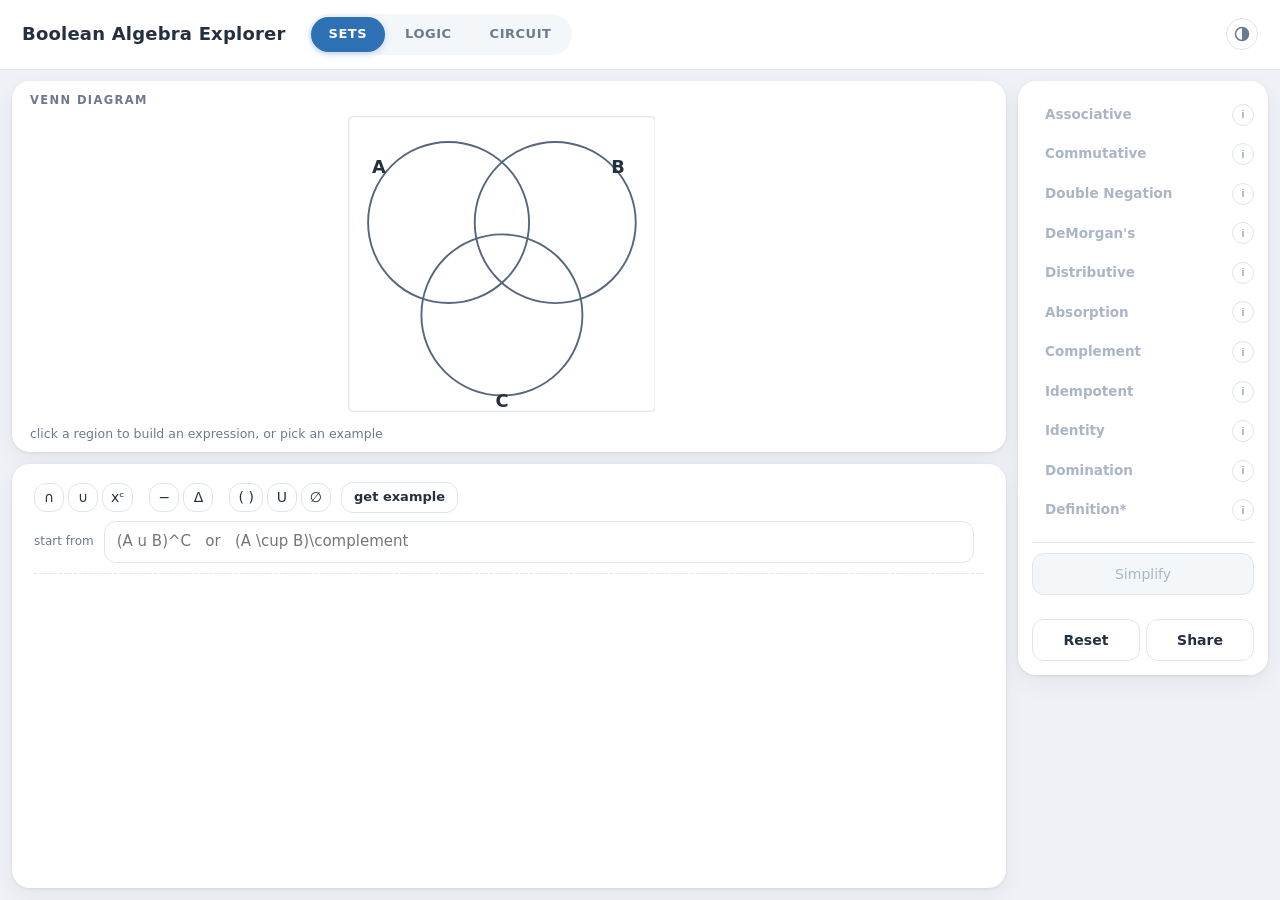
<file: docs/index.html>
<!doctype html>
<html lang="en">
<head>
<meta charset="utf-8">
<meta name="viewport" content="width=device-width,initial-scale=1">
<title>Boolean Algebra Explorer — CS1800</title>
<!-- Before the stylesheet, so the page never paints the wrong palette
     and then flips. Same rule as js/theme.js -- a stored choice, else
     the system -- and the same key string; change one, change both. -->
<script>
(function () {
  var v = null;
  try { v = localStorage.getItem('ba-theme'); } catch (e) { /* file:// */ }
  if (v !== 'dark' && v !== 'light') {
    v = matchMedia('(prefers-color-scheme: dark)').matches ? 'dark' : 'light';
  }
  document.documentElement.dataset.theme = v;
})();
</script>
<link rel="stylesheet" href="./style.css">
</head>
<body>
<div class="topbar">
<header>
  <h1>Boolean Algebra Explorer</h1>
  <div class="modes" id="modeToggle" role="tablist" aria-label="view">
    <button data-mode="sets" role="tab">SETS</button>
    <button data-mode="logic" role="tab">LOGIC</button>
    <button data-mode="circuit" role="tab">CIRCUIT</button>
  </div>
  <button id="themeToggle" class="themebtn" type="button"
          aria-label="dark mode" aria-pressed="false" title="dark mode">
    <svg viewBox="0 0 16 16" aria-hidden="true" focusable="false">
      <circle cx="8" cy="8" r="6.5" fill="none" stroke="currentColor"
              stroke-width="1.5"/>
      <path d="M8 1.5a6.5 6.5 0 0 1 0 13z" fill="currentColor"/>
    </svg>
  </button>
</header>
</div>

<main>
  <section class="viewer" id="viewer" aria-label="viewer"></section>

  <section class="expression" id="expression" aria-label="expression">
    <div class="entry">
      <div class="toolrow">
        <div class="oppad" id="opPad"></div>
        <button id="examplesBtn" class="ghost">get example</button>
        <span class="barright" id="exprExport"></span>
      </div>
      <div class="entryrow">
        <label for="src">start from</label>
        <input id="src" spellcheck="false" autocomplete="off"
               placeholder="(A u B)^C   or   (A \cup B)\complement">
        <span class="err" id="srcErr"></span>
      </div>
    </div>
    <div class="lines" id="lines"></div>
  </section>

  <aside class="algebra" aria-label="algebra">
    <div class="rules" id="rules"></div>
    <div class="actions">
      <button id="simplify" class="primary">Simplify</button>
      <div id="simpNote" class="note"></div>
      <div class="hintrow">
        <button id="reset" class="ghost">Reset</button>
        <button id="share" class="ghost">Share</button>
      </div>
    </div>
  </aside>
</main>

<div id="overlay" class="overlay" hidden></div>
<div id="toast" class="toast" hidden></div>

<script type="module" src="./js/app.js"></script>
</body>
</html>
</file>
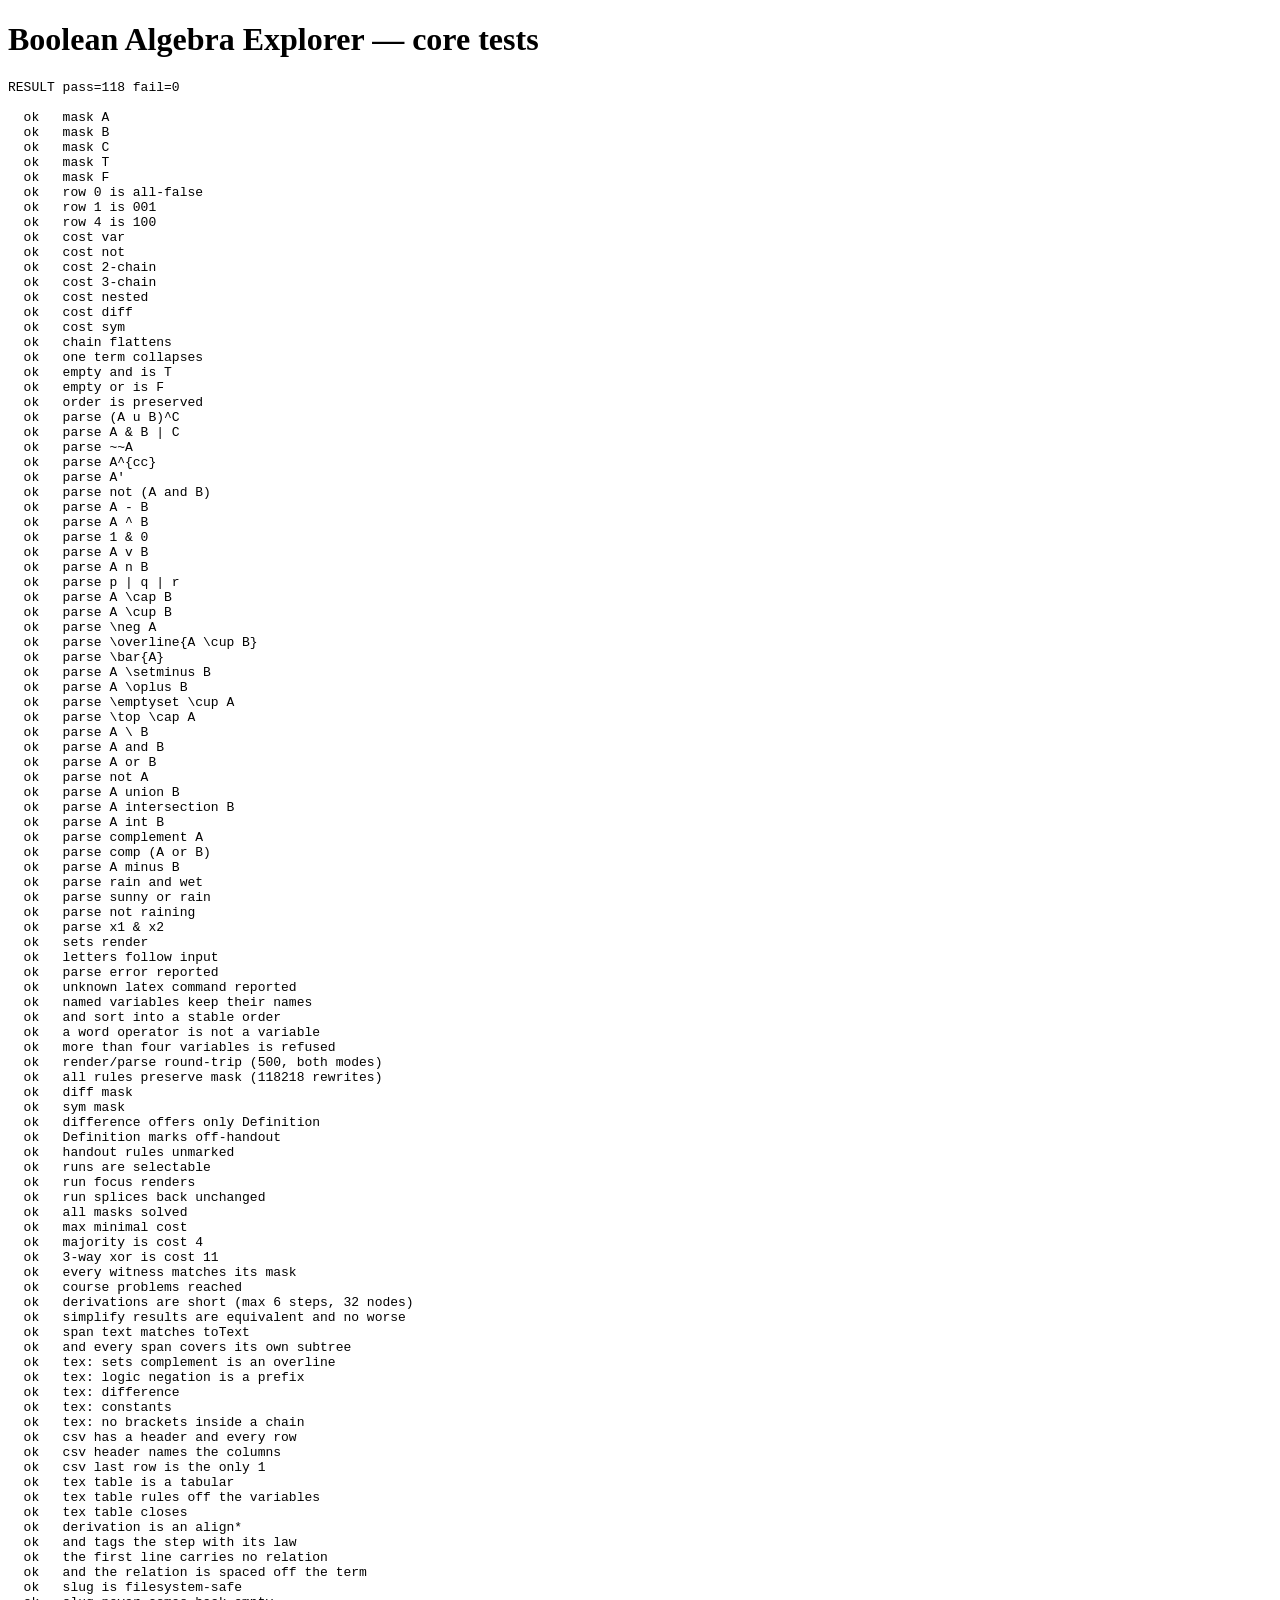
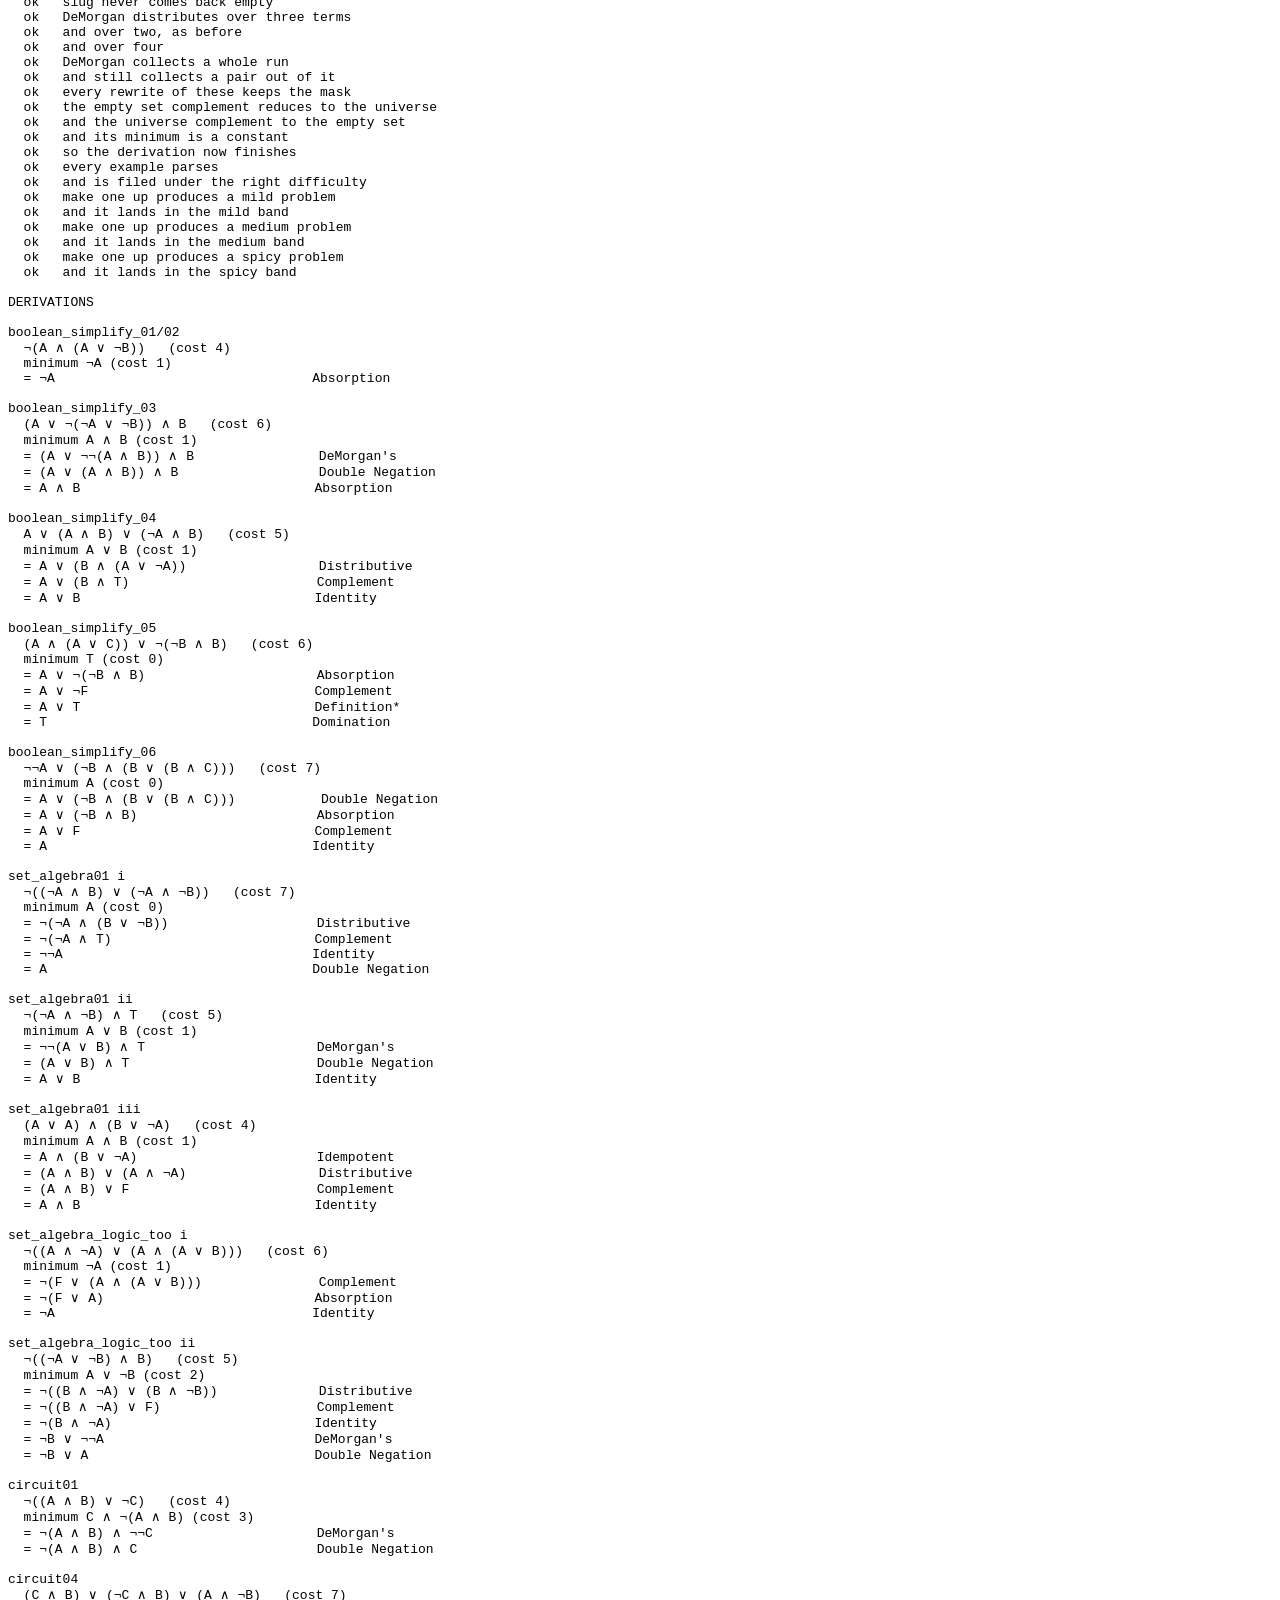
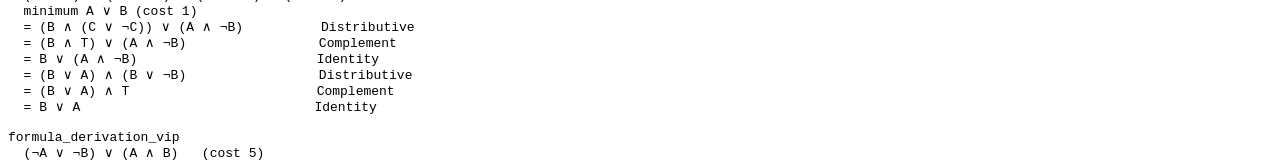
<file: docs/test.html>
<!doctype html>
<meta charset="utf-8">
<title>tests</title>
<h1>Boolean Algebra Explorer — core tests</h1>
<pre id="out">running…</pre>
<script>
window.addEventListener('error', (e) => {
  document.getElementById('out').textContent =
    'RESULT pass=0 fail=1\nUNCAUGHT ' + (e.message || e.error) +
    '\n  at ' + (e.filename || '?') + ':' + e.lineno + ':' + e.colno +
    '\n' + ((e.error && e.error.stack) || '');
  document.title = 'UNCAUGHT';
});
window.addEventListener('unhandledrejection', (e) => {
  document.getElementById('out').textContent = 'RESULT pass=0 fail=1\nREJECT ' + e.reason;
});
</script>
<script type="module" src="./js/tests.js"></script>
</file>
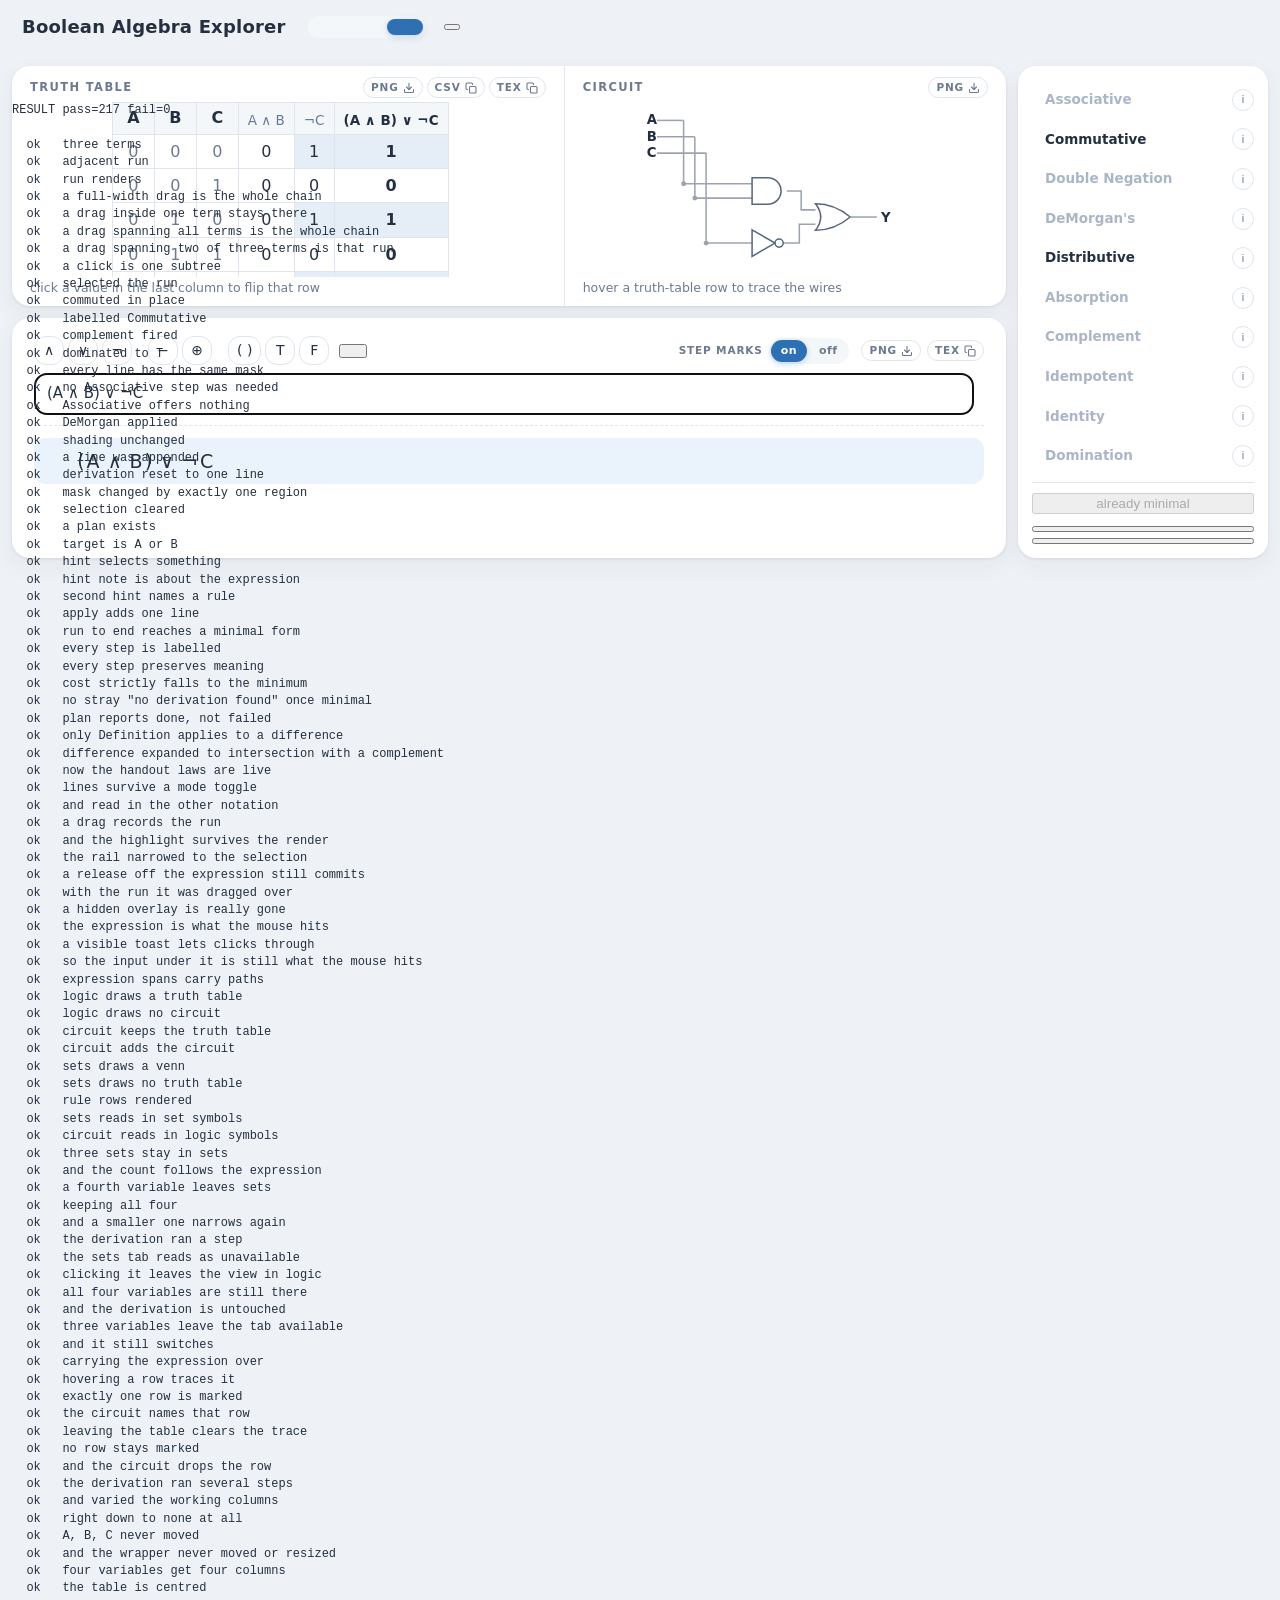
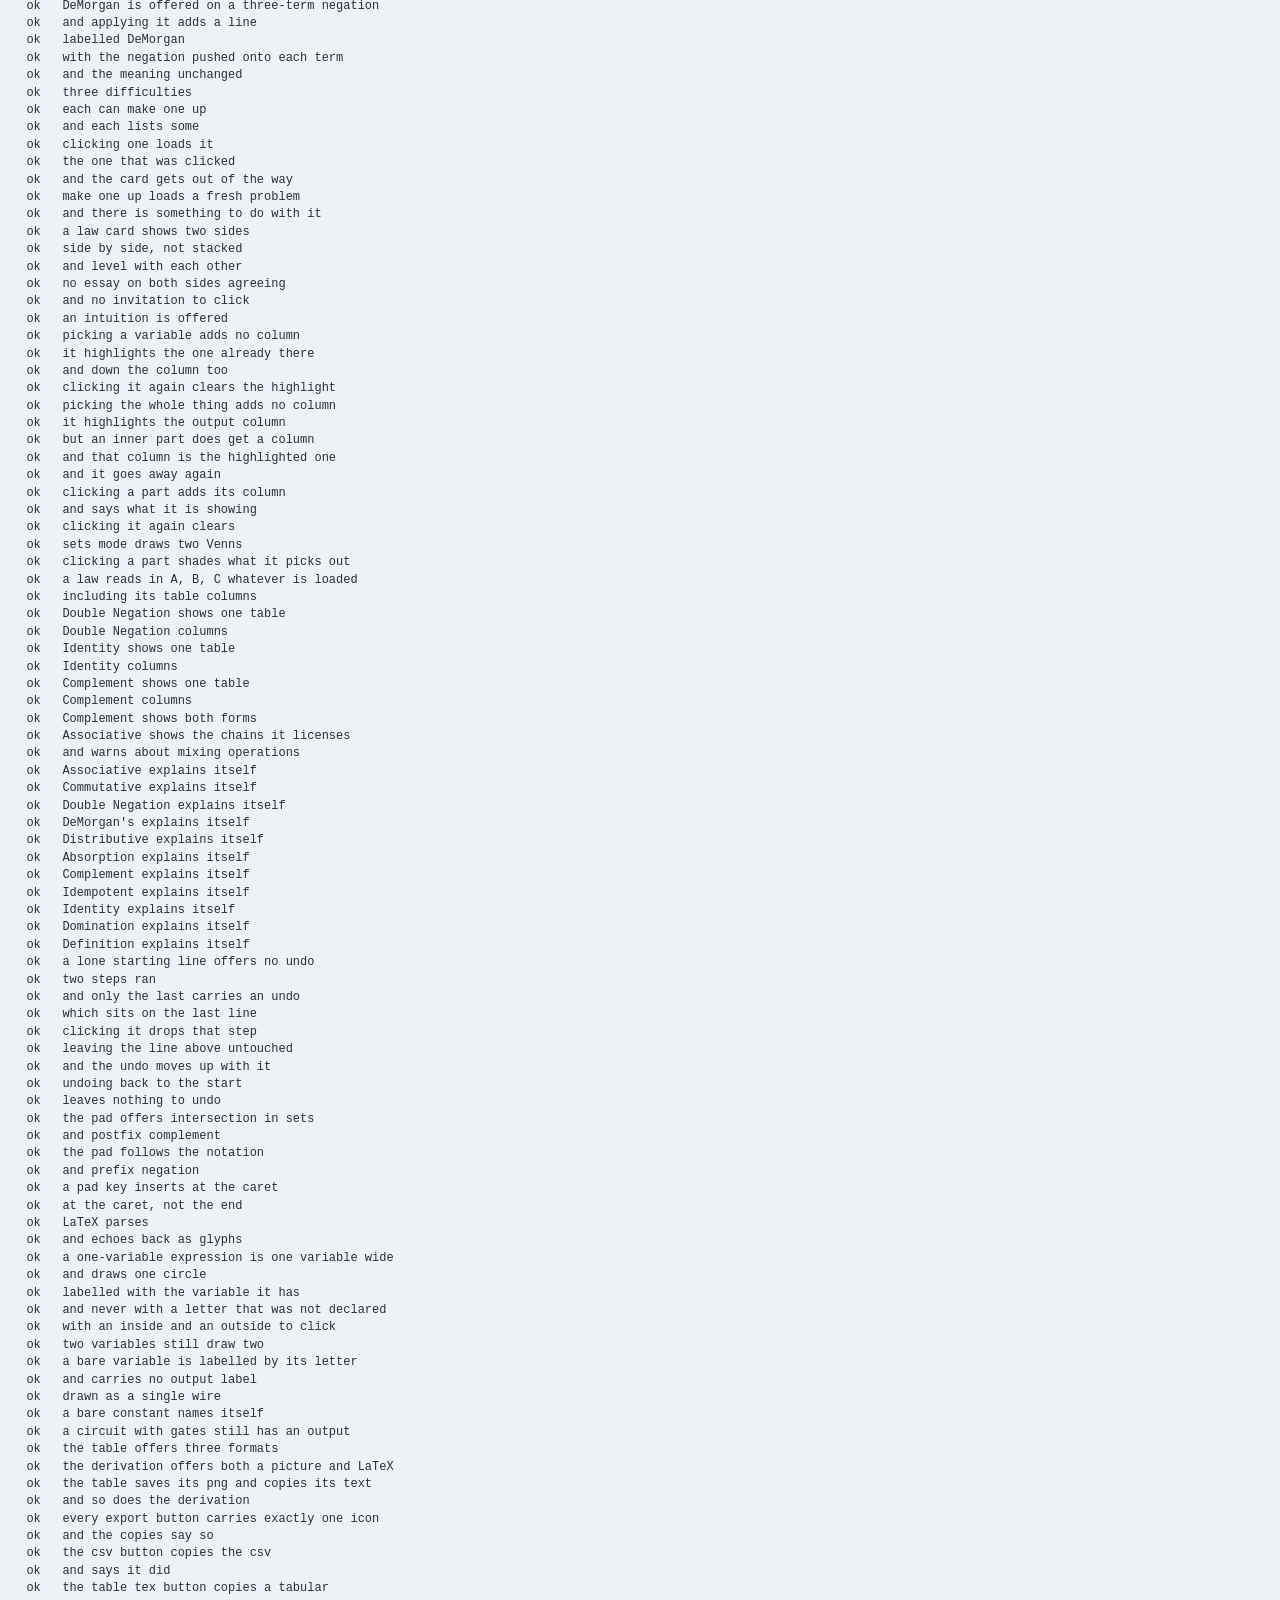
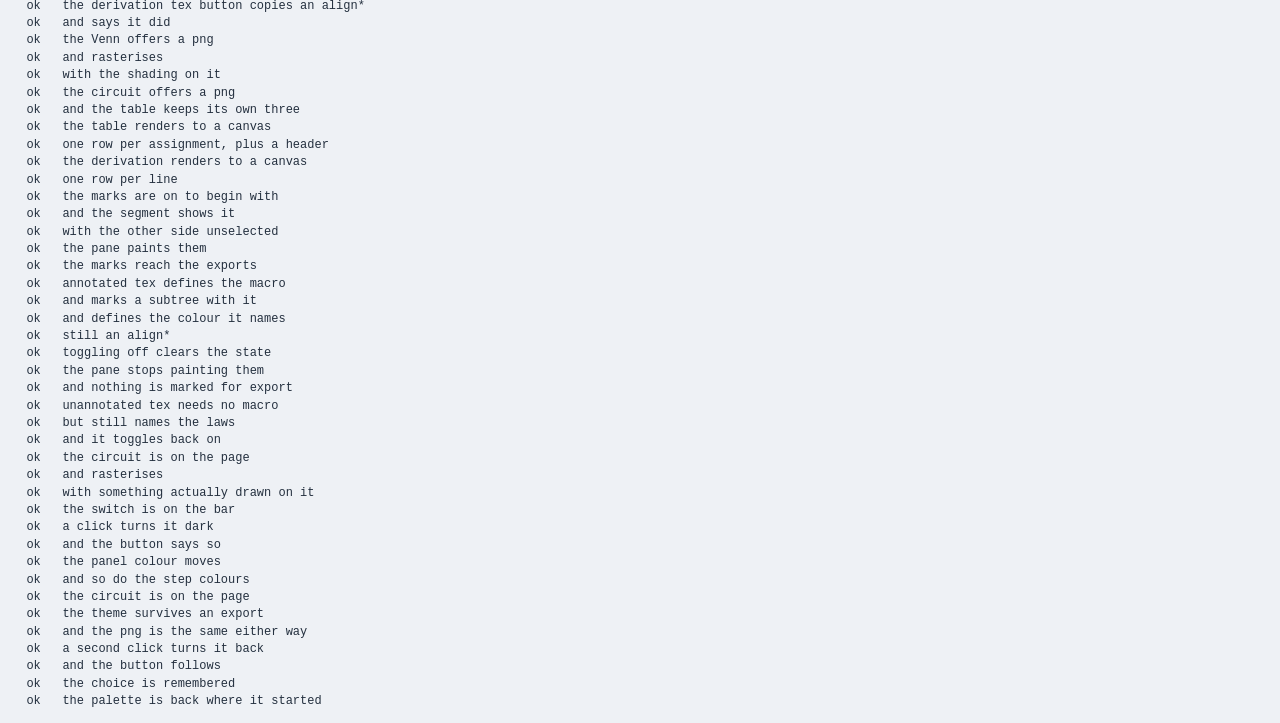
<file: docs/uitest.html>
<!doctype html>
<html><head><meta charset="utf-8"><title>ui tests</title>
<link rel="stylesheet" href="./style.css"></head>
<body>
<header><h1>Boolean Algebra Explorer</h1>
  <div class="modes" id="modeToggle"><button data-mode="sets"></button>
  <button data-mode="logic"></button><button data-mode="circuit"></button></div>
  <button id="themeToggle"></button>
</header>
<main>
  <section class="viewer" id="viewer"></section>
  <section class="expression" id="expression">
    <div class="entry">
      <div class="toolrow"><div class="oppad" id="opPad"></div>
        <button id="examplesBtn"></button>
        <span class="barright" id="exprExport"></span></div>
      <div class="entryrow"><input id="src">
      <span class="err" id="srcErr"></span></div></div>
    <div class="lines" id="lines"></div>
  </section>
  <aside class="algebra"><div class="rules" id="rules"></div>
    <div class="actions"><button id="simplify"></button>
      <div id="simpNote"></div><button id="reset"></button>
      <button id="share"></button></div></aside>
</main>
<!-- Same classes as index.html: the overlay's own CSS is under test. -->
<div id="overlay" class="overlay" hidden></div>
<div id="toast" class="toast" hidden></div>
<pre id="out" style="padding:12px;font-size:12px">running…</pre>
<script>
window.addEventListener('error', (e) => {
  document.getElementById('out').textContent =
    'RESULT pass=0 fail=1\nUNCAUGHT ' + e.message + '\n' +
    ((e.error && e.error.stack) || '');
});
// The suite is async, so a thrown error surfaces as a rejected promise
// and never reaches the handler above -- the page just sits on
// "running..." with no clue why.
window.addEventListener('unhandledrejection', (e) => {
  document.getElementById('out').textContent =
    'RESULT pass=0 fail=1\nREJECTED ' + (e.reason && e.reason.message) +
    '\n' + ((e.reason && e.reason.stack) || '');
});
</script>
<script type="module" src="./js/app.js"></script>
<script type="module" src="./js/uitests.js"></script>
</body></html>
</file>
<file: docs/style.css>
/* One place for every colour. Fills are a single hue at varying
   opacity plus an outline, so shading is never the only channel. */
:root {
  --bg: #eef1f5;
  --panel: #ffffff;
  --ink: #24303f;
  --muted: #6b7a90;
  --line: #dfe5ec;
  /* Two colours, two meanings, on every surface. Blue is "where this
     expression is true" -- shaded Venn regions, 1s in the table, live
     wires. Green is "the part you selected", and nothing else. */
  --accent: #2d70b3;           /* the whole line */
  --accent-soft: #2d70b31f;
  --accent-mid: #2d70b34d;
  --sel: #12a05e;              /* the selection */
  --sel-soft: #12a05e1f;
  --sel-mid: #12a05e4d;
  --accent-glow: #2d70b340;    /* the lift under an accent fill */
  --on: var(--accent);         /* a 1 on a wire: true, so blue */
  --off: #9ca3af;
  --focus: #f59e0b;
  --on-accent: #fff;           /* text on an accent fill */
  --panel-2: #f4f7fa;          /* table heads and other raised chrome */
  --active: #eaf2fb;           /* the derivation line being worked on */
  --trace: #fff6e0;            /* the truth-table row being traced */
  --trace-on: #ffe6ad;
  --hintbg: #ffefc4;
  --dim: #aab6c6;              /* disabled text */
  --ink-soft: #55677f;         /* diagram strokes */
  --err: #b91c1c;
  --err-soft: #fbeaea;         /* undo hover */
  --tag-mild: #4a9d5f;         /* example difficulty */
  --tag-medium: #d98324;
  --tag-spicy: #c0392b;
  --scrim: #24303f66;
  --shadow: 0 18px 50px #24303f26;
  --card: 0 1px 3px #24303f1a, 0 8px 24px #24303f0d;
  --radius: 12px;
  --radius-lg: 18px;
  --font: ui-sans-serif, system-ui, -apple-system, "Segoe UI", Roboto,
          "Helvetica Neue", sans-serif;
  --app-max: 1600px;           /* wider than this and the app centres */
  color-scheme: light;

  /* Derivation steps, cycled one per line. Set1-ish -- bright and a
     little pastel -- but deliberately missing Set1's green and blue:
     those already mean "the selection" and "true" everywhere else, and
     a step colour that read as either would undo that. */
  --step-1: #e0301e;  --step-1-soft: #e0301e26;   /* red */
  --step-2: #ef7d00;  --step-2-soft: #ef7d0026;   /* orange */
  --step-3: #9c4ba8;  --step-3-soft: #9c4ba826;   /* purple */
  --step-4: #e8639f;  --step-4-soft: #e8639f26;   /* pink */
  --step-5: #00a2ad;  --step-5-soft: #00a2ad26;   /* teal */
  --step-6: #a3691f;  --step-6-soft: #a3691f26;   /* brown */
  --step-7: #b59000;  --step-7-soft: #b5900026;   /* mustard */
}

/* The same palette after dark. Only the values move: every meaning
   given above is preserved, so blue is still "true" and green is still
   "the selection". Selected by data-theme on <html> (theme.js); with no
   attribute the light values stand, and those are also the ones the
   exports read (export.js). */
:root[data-theme=dark] {
  --bg: #131820;
  --panel: #1b222d;
  --ink: #e4e9f0;
  --muted: #94a3b8;
  --line: #303a49;
  /* Light enough to read as text on a dark panel, which forces the text
     drawn on an accent fill to go dark -- hence --on-accent below. One
     accent cannot serve both roles on a dark ground. */
  --accent: #6cb0ef;
  --accent-soft: #6cb0ef26;
  --accent-mid: #6cb0ef52;
  --accent-glow: #6cb0ef3d;
  --sel: #34d399;
  --sel-soft: #34d39926;
  --sel-mid: #34d39952;
  --on: var(--accent);
  --off: #64748b;
  --focus: #fbbf24;
  --on-accent: #10151c;
  --panel-2: #232b38;
  --active: #22314a;
  --trace: #3a3018;
  --trace-on: #574524;
  --hintbg: #463716;
  --dim: #5c6a7e;
  --ink-soft: #a9b6c8;
  --err: #f87171;
  --err-soft: #3d1f1f;
  --tag-mild: #6fc98a;
  --tag-medium: #eba54f;
  --tag-spicy: #ef7b6e;
  --scrim: #05080ca8;
  /* A dark card is lifted by being lighter than the field it sits on,
     not by a tinted shadow; what is left of the shadow is depth, so it
     is black. */
  --shadow: 0 18px 50px #00000073;
  --card: 0 1px 3px #0000005e, 0 8px 24px #00000042;

  /* Lifted to clear the dark panel. Purple and brown are the two that
     could not survive the move at their light values. */
  --step-1: #ef5a4a;  --step-1-soft: #ef5a4a2e;
  --step-2: #f59a2e;  --step-2-soft: #f59a2e2e;
  --step-3: #c98ad6;  --step-3-soft: #c98ad62e;
  --step-4: #f58ab8;  --step-4-soft: #f58ab82e;
  --step-5: #35c6d1;  --step-5-soft: #35c6d12e;
  --step-6: #cf9a4e;  --step-6-soft: #cf9a4e2e;
  --step-7: #d4b32a;  --step-7-soft: #d4b32a2e;
  color-scheme: dark;
}
* { box-sizing: border-box; }
/* The `hidden` attribute is only a UA `display: none`, so any rule here
   that sets `display` silently outranks it -- an "invisible" .overlay
   then still covers the page and eats every click. Restate it. */
[hidden] { display: none !important; }
html, body { height: 100%; }
body {
  margin: 0; background: var(--bg); color: var(--ink);
  font: 15.5px/1.45 var(--font);
  display: flex; flex-direction: column;
}

/* ---- header ---- */
/* Full-bleed panel, but its contents line up with the capped main
   below rather than running off to the window edge. */
.topbar { background: var(--panel); box-shadow: 0 1px 0 var(--line); }
header {
  display: flex; align-items: center; gap: 18px;
  padding: 14px 22px; flex-wrap: wrap;
  width: 100%; max-width: var(--app-max); margin-inline: auto;
}
h1 { font-size: 18px; margin: 0; font-weight: 700; letter-spacing: .2px; }
/* Beside the title, not pushed to the far corner: it names what the
   main pane is currently showing. */
header .modes { margin-left: 4px; }

/* Pill toggles. */
.modes, .seg {
  display: inline-flex; background: var(--panel-2);
  border-radius: 999px; padding: 3px; gap: 2px;
}
.modes button, .seg button {
  border: 0; background: none; cursor: pointer; font: inherit;
  font-size: 13px; padding: 8px 18px; border-radius: 999px;
  font-weight: 600; letter-spacing: .04em; color: var(--muted);
}
.seg button { padding: 6px 13px; }
.modes button[aria-selected=true], .seg button[aria-selected=true] {
  background: var(--accent); color: var(--on-accent);
  box-shadow: 0 2px 6px var(--accent-glow);
}
.modes button:disabled, .seg button:disabled,
.modes button[aria-disabled=true] {
  color: var(--dim); cursor: default;
}

/* The light/dark switch, pushed to the far end of the bar: it is a
   preference about the page, not part of the work, and it is set once.
   The icon is a half-filled disc rather than a sun or a moon -- it
   names the choice instead of the state, so nothing has to be swapped
   when the theme changes. */
header .themebtn {
  margin-left: auto; flex: none; padding: 0;
  width: 32px; height: 32px;
  display: inline-flex; align-items: center; justify-content: center;
  border: 1px solid var(--line); border-radius: 50%;
  background: var(--panel); color: var(--muted); cursor: pointer;
}
header .themebtn:hover { color: var(--accent); border-color: var(--accent);
                         background: var(--accent-soft); }
header .themebtn svg { width: 16px; height: 16px; display: block; }

/* ---- layout ---- */
main {
  display: grid; gap: 12px; padding: 12px;
  flex: 1; min-height: 0;
  width: 100%; max-width: var(--app-max); margin-inline: auto;
  grid-template-columns: 1fr 250px;
  grid-template-rows: minmax(240px, 46%) minmax(240px, 1fr);
  grid-template-areas: "viewer algebra" "expr algebra";
}
/* Each region is a card: no borders, just a lift off the field. */
.viewer, .expression, .algebra {
  background: var(--panel); border: 0; border-radius: var(--radius-lg);
  box-shadow: var(--card); min-height: 0;
}
.viewer { grid-area: viewer; display: flex; }
.expression { grid-area: expr; padding: 18px 22px; overflow: auto;
              display: flex; flex-direction: column; }
/* The rail spans both rows but is not stretched to them: align-self
   start leaves it as tall as the rules and the buttons under them,
   rather than trailing an empty card down the page. max-height keeps it
   inside the grid area on a short window, where the rules scroll and
   the actions, being flex:none, stay put. */
.algebra { grid-area: algebra; align-self: start; max-height: 100%;
           overflow: hidden; padding: 14px;
           display: flex; flex-direction: column; }
.algebra .rules { min-height: 0; overflow: auto; }

/* ---- viewer ---- */
.pane { flex: 1; min-width: 0; display: flex; flex-direction: column; }
.pane + .pane { border-left: 1px solid var(--line); }
.pane h2 {
  font-size: 11.5px; text-transform: uppercase; letter-spacing: .12em;
  color: var(--muted); margin: 11px 18px 4px; font-weight: 600;
  display: flex; align-items: center; gap: 10px;
}
/* Export sits with the thing it exports, at the end of its heading.
   The icon carries the difference between the two kinds: an arrow into
   a tray saves a file, two sheets copy to the clipboard. */
.exports { display: flex; gap: 4px; margin-left: auto; }
.exports button.exp {
  font: inherit; font-size: 10.5px; letter-spacing: .08em;
  text-transform: uppercase; font-weight: 600;
  padding: 2px 7px; border: 1px solid var(--line);
  border-radius: 999px; background: var(--panel); color: var(--muted);
  cursor: pointer;
  display: inline-flex; align-items: center; gap: 4px;
}
.exports .ico { flex: none; width: 12px; height: 12px;
  fill: none; stroke: currentColor; stroke-width: 2.2;
  stroke-linecap: round; stroke-linejoin: round; }
.exports button.exp:hover { color: var(--accent);
  border-color: var(--accent); background: var(--accent-soft); }
.toolrow .barright { margin-left: auto; display: flex; align-items: center;
                     gap: 12px; }
.toolrow .exports { margin-left: 0; gap: 6px; align-items: center; }
.toolrow #examplesBtn { padding: 5px 12px; font-size: 13px; }
/* A two-state segment, in the view toggle's idiom: the step marks are a
   way of looking at the derivation, not a third thing to download. */
.marks { display: flex; align-items: center; gap: 6px; }
.marks .mlbl { font-size: 10.5px; letter-spacing: .08em;
               text-transform: uppercase; font-weight: 600;
               color: var(--muted); }
.marks .seg { padding: 2px; }
.marks .seg button { padding: 3px 10px; font-size: 11px; }
.panebody { flex: 1; min-height: 0; overflow: auto; padding: 0 12px 8px;
             display: flex; align-items: center; justify-content: center;
             /* Reserve the scrollbar gutter always. Header wrapping
                changes the table's height, and a scrollbar appearing
                narrows the box by ~15px, which slides a centred table
                sideways -- the exact jump the fixed columns exist to
                prevent. */
             scrollbar-gutter: stable; }
/* Block, not flex. A centred flex child that outgrows its container
   overflows equally in both directions and the left of it becomes
   unreachable -- which silently ate the A column. Under block layout
   `margin: 0 auto` collapses to 0 when there is no room, so a wide
   table starts at the left edge and scrolls honestly. */
.pane.tt-pane .panebody { display: block; }
/* The table needs more of the row than the circuit does. */
.pane.tt-pane { flex: 1.25; }
.caption { font-size: 12.5px; color: var(--muted); margin: 2px 18px 9px; }

svg.venn { display: block; margin: 0 auto; cursor: pointer;
           height: 100%; max-height: 296px; width: auto; }
.minivenn svg.venn { height: 190px; }
.vregion { fill: transparent; }
.vregion.on { fill: var(--accent); fill-opacity: .30; }
.vregion.sel { fill: var(--sel); fill-opacity: .58; }
.vregion.hov { fill-opacity: .68; }
.vcircle { fill: none; stroke: var(--ink-soft); stroke-width: 1.6; }
.vlabel { font-size: 15px; font-weight: 650; fill: var(--ink); }
.vframe { fill: none; stroke: var(--line); }

/* ---- truth table ---- */
/* table-layout: fixed makes the <col> widths binding, which is what
   keeps A, B, C from sliding when a law adds or drops a working
   column. See the header comment in truthtable.js. */
/* Fixed width and centred; the table sits at its left edge. */
/* fit-content is for the law cards, whose wrapper hugs its table; the
   viewer overrides it inline with the constant width that pins the
   variable columns. */
.ttwrap { margin: 0 auto; width: fit-content; }
/* Where the wrapper's width is measured. Off-screen rather than
   display:none, which has no width to measure, and out of the flow so
   the measurement cannot scroll the page it is measured on. */
.ttprobe { position: absolute; top: 0; left: -9999px;
           visibility: hidden; pointer-events: none; }
/* max-content, not auto: inside the fixed-width wrapper an auto table
   is squeezed to fit, which compressed the variable columns and moved
   them -- the one thing the wrapper exists to prevent. It takes its
   natural width and runs past the wrapper's right edge instead. */
table.tt { border-collapse: collapse; table-layout: auto;
           width: max-content;
           font-variant-numeric: tabular-nums;
           font-size: 16px; margin: 0; }
table.tt th, table.tt td {
  border: 1px solid var(--line); padding: 5px 9px; text-align: center;
}
/* Headers stay on one line. A header broken over three lines is as
   hard to read as a truncated one, and the column can simply be as wide
   as the expression it is headed by. */
table.tt th {
  font-weight: 700; background: var(--panel-2); font-size: 13.5px;
  vertical-align: bottom; white-space: nowrap;
  line-height: 1.3;
}
table.tt td { white-space: nowrap; }
/* Sized by content, so a pair of law tables stays narrow enough to sit
   side by side. */
table.tt.compact { font-size: 15px; }
table.tt.compact th, table.tt.compact td { padding: 5px 8px; }
table.tt.compact th { white-space: nowrap; }
table.tt th.var { font-size: 16px; }
table.tt th.sub { color: var(--muted); font-weight: 500; }
table.tt th.selcol { background: var(--sel-soft); color: var(--sel); }
/* The whole column, not just its header: the point of picking one is to
   read down it. */
table.tt td.selcol { background: var(--sel-soft); color: var(--sel);
                     font-weight: 650; }
table.tt td.selcol.one { background: var(--sel); color: var(--on-accent); }
table.tt td.out { cursor: pointer; font-weight: 650; }
table.tt td.one { background: var(--accent-soft); }
table.tt tr.hov td { background: var(--trace); }
table.tt tr.hov td.one { background: var(--trace-on); }
table.tt td.v { color: var(--muted); }

/* ---- circuit ---- */
svg.circuit { display: block; width: 100%; height: auto;
              max-height: 100%; }
.gate { fill: var(--panel); stroke: var(--ink-soft); stroke-width: 1.5; }
.wire { stroke: var(--off); stroke-width: 1.5; fill: none; }
.wire.on { stroke: var(--on); stroke-width: 2.4; }
.wdot { fill: var(--off); }
.wval { font-size: 10px; font-weight: 700; fill: var(--muted); }
.wval.on { fill: var(--on); }
.ilabel { font-size: 13px; font-weight: 650; fill: var(--ink); }
/* The selected subexpression. The halo is drawn *under* the wire so the
   wire keeps saying whether it carries a 0 or a 1. */
.wire-hl { stroke: var(--sel); stroke-width: 7; fill: none; opacity: .3;
           stroke-linecap: round; stroke-linejoin: round; }
.gate.sel { stroke: var(--sel); stroke-width: 2.6; }

/* ---- expression ---- */
.lines { flex: 1; font-size: 19px; line-height: 2.0; }
.dline { display: flex; align-items: baseline; gap: 10px;
         white-space: nowrap; padding: 4px 10px;
         border-radius: var(--radius); }
.dline .eqs { width: 1.2em; color: var(--muted); text-align: right;
              flex: none; font-size: 16px; }
.dline .rule { margin-left: 18px; font-size: 12px; color: var(--muted);
               letter-spacing: .03em; }
.dline:not(.active) .expr { cursor: default; }
.dline.active { background: var(--active); }
.dline.active .rule { color: var(--accent); }
.expr { cursor: pointer; user-select: none; }
.expr .nd { border-radius: 5px; padding: 1px 2px; }
.expr .nd.hov { background: var(--accent-soft); }

/* A step's colour appears three times: on the rule that was used, on
   what it produced, and on what it was applied to on the line above.
   Fill and outline are separate channels on purpose -- one line's
   result is usually the next step's input, so the same span often
   carries both at once. */
.dline .rule.step {
  background: var(--step-soft); color: var(--step); font-weight: 650;
  padding: 2px 9px; border-radius: 999px; margin-left: 14px;
}
.expr .nd.after { background: var(--step-soft); }
.expr .nd.before { outline: 2px dashed var(--step); outline-offset: 1px; }
/* Last, so a live selection always wins the background. */
.expr .nd.sel { background: var(--sel-mid); box-shadow: 0 0 0 1px var(--sel); }

/* The input and its controls sit at the top of the pane: they are what
   starts a derivation, and the derivation grows down from them. */
.entry { display: flex; flex-direction: column; gap: 8px;
         margin-bottom: 12px; padding-bottom: 10px;
         border-bottom: 1px dashed var(--line); }
.entryrow { display: flex; align-items: center; gap: 10px; }
/* One row: the keys that build an expression, then the controls that do
   something with the one already there. */
.toolrow { display: flex; align-items: center; gap: 10px;
           flex-wrap: wrap; }
.entry label { font-size: 12px; color: var(--muted); }

/* The operator pad: these glyphs are not on a keyboard, and the ones
   that are (\cup, \cap) are only known to students who write LaTeX. */
.oppad { display: flex; flex-wrap: wrap; gap: 4px; }
.oppad button {
  font: inherit; font-size: 14px; min-width: 30px; padding: 3px 8px;
  border: 1px solid var(--line); border-radius: var(--radius);
  background: var(--panel); color: inherit; cursor: pointer;
  line-height: 1.5;
}
.oppad button:hover { background: var(--accent-soft);
                      border-color: var(--accent); }
.oppad .gap { width: 8px; border: none; background: none; cursor: default;
              min-width: 0; padding: 0; pointer-events: none; }
.entry input {
  flex: 1; font: inherit; font-size: 15px; padding: 9px 12px;
  border: 1px solid var(--line); border-radius: var(--radius);
  background: var(--panel); color: inherit;
}
.err { color: var(--err); font-size: 12px; }

/* Only the last step carries one, so it needs no column of its own. */
.dline .undo {
  font: inherit; font-size: 15px; line-height: 1; margin-left: 6px;
  padding: 2px 6px; border: 1px solid transparent; border-radius: 999px;
  background: none; color: var(--muted); cursor: pointer;
}
.dline .undo:hover { background: var(--err-soft);
                     border-color: var(--err); color: var(--err); }

/* ---- algebra ---- */
.rule-row { display: flex; align-items: center; gap: 6px; }
.rule-row > button.r {
  flex: 1; text-align: left; font: inherit; font-size: 13.5px;
  padding: 9px 12px; border: 1px solid transparent;
  border-radius: var(--radius); background: transparent;
  cursor: pointer; color: var(--ink); font-weight: 550;
}
.rule-row > button.r:hover:not(:disabled) { background: var(--accent-soft); }
.rule-row > button.r:disabled { color: var(--dim); cursor: default; }
.rule-row > button.r.hint { background: var(--hintbg);
                            border-color: var(--focus); }
.rule-row > button.r .dir { color: var(--muted); font-size: 11px; }
button.info {
  border: 1px solid var(--line); background: var(--panel); border-radius: 50%;
  width: 22px; height: 22px; line-height: 1; font-size: 11px;
  cursor: pointer; color: var(--muted); flex: none; padding: 0;
}
button.info:hover { border-color: var(--accent); color: var(--accent); }
.actions { flex: none; margin-top: 12px; border-top: 1px solid var(--line);
           padding-top: 10px; display: flex; flex-direction: column; gap: 6px; }
.hintrow { display: flex; gap: 6px; }
button.primary, button.ghost {
  font: inherit; font-size: 14px; padding: 10px 14px; cursor: pointer;
  border-radius: var(--radius); border: 1px solid var(--line);
  background: var(--panel); color: inherit; font-weight: 600;
}
button.primary { background: var(--accent); color: var(--on-accent);
                 border-color: var(--accent);
                 box-shadow: 0 2px 8px var(--accent-glow); }
button.primary:disabled { background: var(--panel-2); color: var(--dim);
                          border-color: var(--line); font-weight: 400;
                          box-shadow: none; }
.hintrow button.ghost { flex: 1; }
button.ghost:disabled { color: var(--dim); }
.note { font-size: 11.5px; color: var(--muted); min-height: 1em; }

/* ---- overlay ---- */
.overlay {
  position: fixed; inset: 0; background: var(--scrim);
  display: flex; align-items: center; justify-content: center; z-index: 20;
}
.card {
  background: var(--panel); border-radius: var(--radius-lg);
  padding: 20px 24px;
  max-width: min(760px, 92vw); max-height: 88vh; overflow: auto;
  box-shadow: var(--shadow);
}
.card h3 { margin: 0 0 4px; font-size: 16px; }
.card p { color: var(--muted); font-size: 13px; margin: 6px 0 14px; }
/* nowrap: the two sides are a comparison, and a comparison stacked
   vertically stops reading as one. The compact table keeps them narrow
   enough that they fit. */
.lawgrid { display: flex; align-items: flex-start; justify-content: center;
           gap: 18px; flex-wrap: nowrap; }
.lawgrid .side { text-align: center; min-width: 0; }
.lawgrid .side .t { font-size: 17px; margin-bottom: 8px; cursor: pointer; }
.lawgrid .side .dia { display: flex; justify-content: center; }
.lawgrid .side .sidecap {
  font-size: 11.5px; color: var(--muted); margin-top: 8px;
  min-height: 1.3em;
}
.lawgrid .mid { font-size: 20px; color: var(--muted); align-self: center; }
.lawwhy { color: var(--ink); font-size: 13.5px; line-height: 1.55;
          margin: 6px 0 16px; }
.lawgloss { color: var(--muted); font-size: 12.5px; line-height: 1.5;
            margin: -8px 0 16px; padding-left: 10px;
            border-left: 2px solid var(--line); }
/* A law that is easy to over-apply says so under the demonstration,
   where the reader has just seen the shape it does hold for. */
.lawwarn { color: var(--err); font-size: 12.5px; line-height: 1.5;
           margin: 14px 0 0; }
/* The forms of a law sit beside each other: they are two instances of
   one statement, and stacking them reads as two separate facts. */
.lawdemos { display: flex; align-items: flex-start; justify-content: center;
            gap: 26px; flex-wrap: wrap; }
.lawdemo { display: flex; flex-direction: column; align-items: center;
           min-width: 0; }
.lawdemo + .lawdemo { border-left: 1px dashed var(--line);
                      padding-left: 26px; }
.lawrule { font-size: 14px; font-weight: 600; color: var(--ink);
           margin-bottom: 10px; white-space: nowrap; }
.lawgrid.one { justify-content: center; }
.lawmore { margin: 16px 0 0; padding-left: 18px; color: var(--muted);
           font-size: 12.5px; line-height: 1.7; }
.lawmore li { list-style: disc; }
/* The demonstration is clickable in the same way the derivation is, so
   it highlights the same way too. */
.lawgrid .side .t .nd:hover { background: var(--accent-soft);
                              border-radius: 4px; }
.cardfoot { display: flex; gap: 8px; justify-content: flex-end;
            margin-top: 16px; }
.card.wide { max-width: min(880px, 94vw); }
.exgroup + .exgroup { margin-top: 14px; }
.exhead { display: flex; align-items: center; gap: 10px; margin-bottom: 4px; }
.extag {
  font-size: 10.5px; text-transform: uppercase; letter-spacing: .1em;
  font-weight: 700; padding: 2px 9px; border-radius: 999px;
  color: var(--on-accent);
}
.extag.mild { background: var(--tag-mild); }
.extag.medium { background: var(--tag-medium); }
.extag.spicy { background: var(--tag-spicy); }
.exwhy { font-size: 12px; color: var(--muted); }
button.makeup {
  margin-left: auto; font: inherit; font-size: 12px; padding: 4px 12px;
  border: 1px solid var(--accent); border-radius: 999px;
  background: var(--panel); color: var(--accent); cursor: pointer;
}
button.makeup:hover { background: var(--accent); color: var(--on-accent); }
.exlist { display: flex; flex-direction: column; gap: 2px; }
.exlist button {
  text-align: left; font: inherit; font-size: 13.5px; padding: 8px 10px;
  border: 1px solid transparent; border-radius: var(--radius);
  background: transparent; cursor: pointer; color: inherit;
}
.exlist button:hover { background: var(--accent-soft); }
.exlist .ex-e { font-size: 15px; }
.exlist .ex-d { color: var(--muted); font-size: 12px; }
/* pointer-events:none so a transient notice can never eat a click on
   the input it sits over -- centred at the foot, it overlaps #src. */
.toast {
  position: fixed; bottom: 18px; left: 50%; transform: translateX(-50%);
  pointer-events: none;
  background: var(--ink); color: var(--panel); padding: 8px 14px;
  border-radius: var(--radius);
  font-size: 13px; z-index: 30;
}
@media (prefers-reduced-motion: no-preference) {
  .expr .nd, .vregion, .wire { transition: all .12s ease; }
}
</file>
